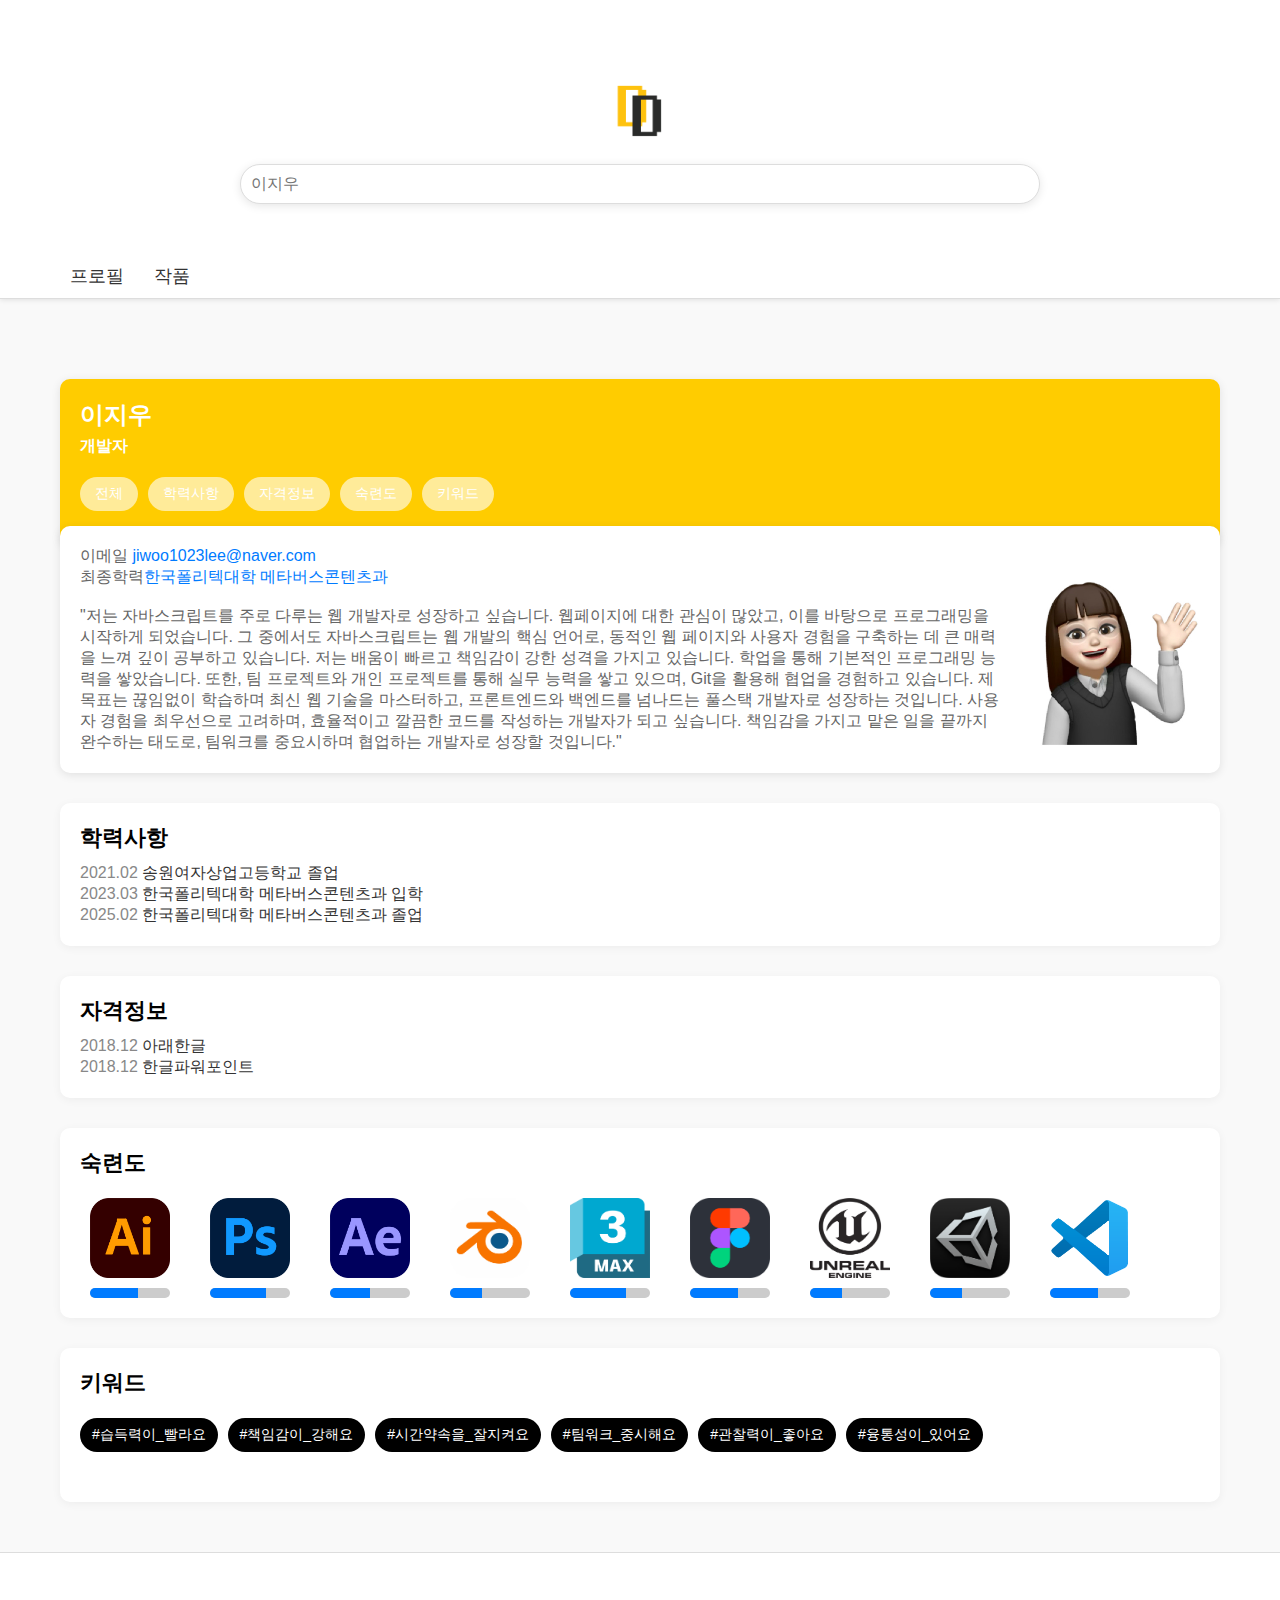
<file: index.html>
<!DOCTYPE html>
<html lang = "ko">
    <head> 
        <meta charset="UTF-8"> <!--인코딩 방식: 세계 표준 인코딩 방식-->
        <meta http-equiv="X-UA-Compatible" content="IE=edge"> <!--익스플로러를 이용한다면 최신 버전 엣지로 화면 보여줌--> 
        <meta name="viewport" content="width=device-width, inital-scale=1.0"> <!--디바이스 종류별로 화면 출력 방식 지정-->
        <!--viewport가 있어야 반응형 웹 페이지 제작할 때 모바일 화면에 결과물 출력이 가능-->
        <title>JIWOO PROFILE</title>
        <link rel="stylesheet" href="css/style.css">
    </head>

    <body>
        <div id = "Wrap">
            <!--상위 백그라운드-->
            <div id = "header">
                <div class = "logo">
                    <a href = "index.html"><img src = "images/logo.png" alt = "로고"></a>
                </div>
                <!--서치 박스 안에 이지우 텍스트-->
                <div class = "search">
                    <input type="text" placeholder="이지우" id="search-bar">
                </div>

                <!--프로필, 작품 버튼 부분 백그라운드-->
                <div class = "menu">
                    <!--프로필, 작품 버튼-->
                    <ul class = "sidemenu">
                        <li><a href = "index.html">프로필</a></li>
                        <li><a href = "work.html">작품</a></li>
                    </ul>
                </div>
            </div>
            
            <!--중간 프로필-->
            <div id = "container">
                <!--프로필 백그라운드-->
                <div id="profile" class = "profile">
                    <!--가운데로 오는 프로필 박스(노란색)-->
                    <div class="profile-box">
                        <div class="profile-header">
                            <h3>이지우</h3>
                            <h4>개발자</h4>
                        </div>
                         <!-- 버튼들 -->
                        <ul class = "button">
                            <li><a href = "#">전체</a></li>
                            <li><a href = "#education">학력사항</a></li>
                            <li><a href = "#license">자격정보</a></li>
                            <li><a href = "#skills">숙련도</a></li>
                            <li><a href = "#keywords">키워드</a></li>
                        </ul>
                    </div>
                    <!-- 프로필 정보 -->
                    <div class="profile-content">
                        <ul class="info-text">
                            <li>이메일 ㅤㅤ<span>jiwoo1023lee@naver.com</span></li>
                            <li>최종학력ㅤ<span>한국폴리텍대학 메타버스콘텐츠과</span></li>
                            <br>
                            <li>"저는 자바스크립트를 주로 다루는 웹 개발자로 성장하고 싶습니다. 웹페이지에 대한 관심이 많았고, 이를 바탕으로 프로그래밍을 시작하게 되었습니다. 그 중에서도 자바스크립트는 웹 개발의 핵심 언어로, 동적인 웹 페이지와 사용자 경험을 구축하는 데 큰 매력을 느껴 깊이 공부하고 있습니다.

                                저는 배움이 빠르고 책임감이 강한 성격을 가지고 있습니다. 학업을 통해 기본적인 프로그래밍 능력을 쌓았습니다. 또한, 팀 프로젝트와 개인 프로젝트를 통해 실무 능력을 쌓고 있으며, Git을 활용해 협업을 경험하고 있습니다.
                                
                                제 목표는 끊임없이 학습하며 최신 웹 기술을 마스터하고, 프론트엔드와 백엔드를 넘나드는 풀스택 개발자로 성장하는 것입니다. 사용자 경험을 최우선으로 고려하며, 효율적이고 깔끔한 코드를 작성하는 개발자가 되고 싶습니다. 책임감을 가지고 맡은 일을 끝까지 완수하는 태도로, 팀워크를 중요시하며 협업하는 개발자로 성장할 것입니다."</li>
                        </ul>
                        <div class="photo">
                            <img src = "images/Jiwoo4.png" alt = "프로필">
                        </div>
                    </div>
                </div>


                <!--학력사항-->
                <div id="education" class="box">
                    <h3>학력사항</h3>
                    <p><span>2021.02</span> 송원여자상업고등학교 졸업</p>
                    <p><span>2023.03</span> 한국폴리텍대학 메타버스콘텐츠과 입학</p>
                    <p><span>2025.02</span> 한국폴리텍대학 메타버스콘텐츠과 졸업</p>
                </div>

                <!-- 자격정보 -->
                <div id="license" class="box">
                    <h3>자격정보</h3>
                    <p><span>2018.12</span> 아래한글</p>
                    <p><span>2018.12</span> 한글파워포인트</p>
                </div>

                <!-- 숙련도 -->
                <div id="skills" class="box">
                    <h3>숙련도</h3>
                    <div class="skills-container">
                        <!-- 어도비 일러스트 -->
                        <div class="skill-item">
                            <img src="images/Illustrator_2D.png" alt="어도비 일러스트" class="skill-icon">
                            <div class="skill-bar">
                                <div class="skill-progress" style="width: 60%;"></div>
                            </div>
                        </div>
                        <!-- 어도비 포토샵 -->
                        <div class="skill-item">
                            <img src="images/Photoshop_2D.png" alt="어도비 포토샵" class="skill-icon">
                            <div class="skill-bar">
                                <div class="skill-progress" style="width: 70%;"></div>
                            </div>
                        </div>
                        <!-- 어도비 애프터이펙트 -->
                        <div class="skill-item">
                            <img src="images/Aftereffect_2D.png" alt="어도비 애프터이펙트" class="skill-icon">
                            <div class="skill-bar">
                                <div class="skill-progress" style="width: 50%;"></div>
                            </div>
                        </div>
                        <!-- 블렌더 -->
                        <div class="skill-item">
                            <img src="images/2D_Blender.png" alt="블렌더" class="skill-icon">
                            <div class="skill-bar">
                                <div class="skill-progress" style="width: 40%;"></div>
                            </div>
                        </div>
                        <!-- 3D Max -->
                        <div class="skill-item">
                            <img src="images/2D_3dsMAX.png" alt="3D Max" class="skill-icon">
                            <div class="skill-bar">
                                <div class="skill-progress" style="width: 70%;"></div>
                            </div>
                        </div>
                        <!-- 피그마 -->
                        <div class="skill-item">
                            <img src="images/2D_Figma.png" alt="피그마" class="skill-icon">
                            <div class="skill-bar">
                                <div class="skill-progress" style="width: 60%;"></div>
                            </div>
                        </div>
                        <!-- 언리얼 -->
                        <div class="skill-item">
                            <img src="images/unreal.png" alt="언리얼" class="skill-icon">
                            <div class="skill-bar">
                                <div class="skill-progress" style="width: 40%;"></div>
                            </div>
                        </div>
                        <!-- 유니티 -->
                        <div class="skill-item">
                            <img src="images/unity.png" alt="유니티" class="skill-icon">
                            <div class="skill-bar">
                                <div class="skill-progress" style="width: 40%;"></div>
                            </div>
                        </div>
                        <!-- 비주얼 스튜디오 -->
                        <div class="skill-item">
                            <img src="images/visualstudio.png" alt="비주얼 스튜디오" class="skill-icon">
                            <div class="skill-bar">
                                <div class="skill-progress" style="width: 60%;"></div>
                            </div>
                        </div>
                    </div>
                </div>

                <!-- 키워드 -->
                <div id="keywords" class="box">
                    <h3>키워드</h3>
                    <div class="keyword-container">
                        <span class="keyword-box">#습득력이_빨라요</span>
                        <span class="keyword-box">#책임감이_강해요</span>
                        <span class="keyword-box">#시간약속을_잘지켜요</span>
                        <span class="keyword-box">#팀워크_중시해요</span>
                        <span class="keyword-box">#관찰력이_좋아요</span>
                        <span class="keyword-box">#융통성이_있어요</span>
                    </div>
                </div>
            </div>
            

            <div id = "footer">

            </div>
        </div>

        <script>
             // Smooth scroll for anchor links
            document.querySelectorAll('a[href^="#"]').forEach(anchor => {
                anchor.addEventListener('click', function (e) {
                    e.preventDefault();
                    document.querySelector(this.getAttribute('href')).scrollIntoView({
                        behavior: 'smooth'
                    });
                });
            });
        </script>

    </body>
</html>
</file>
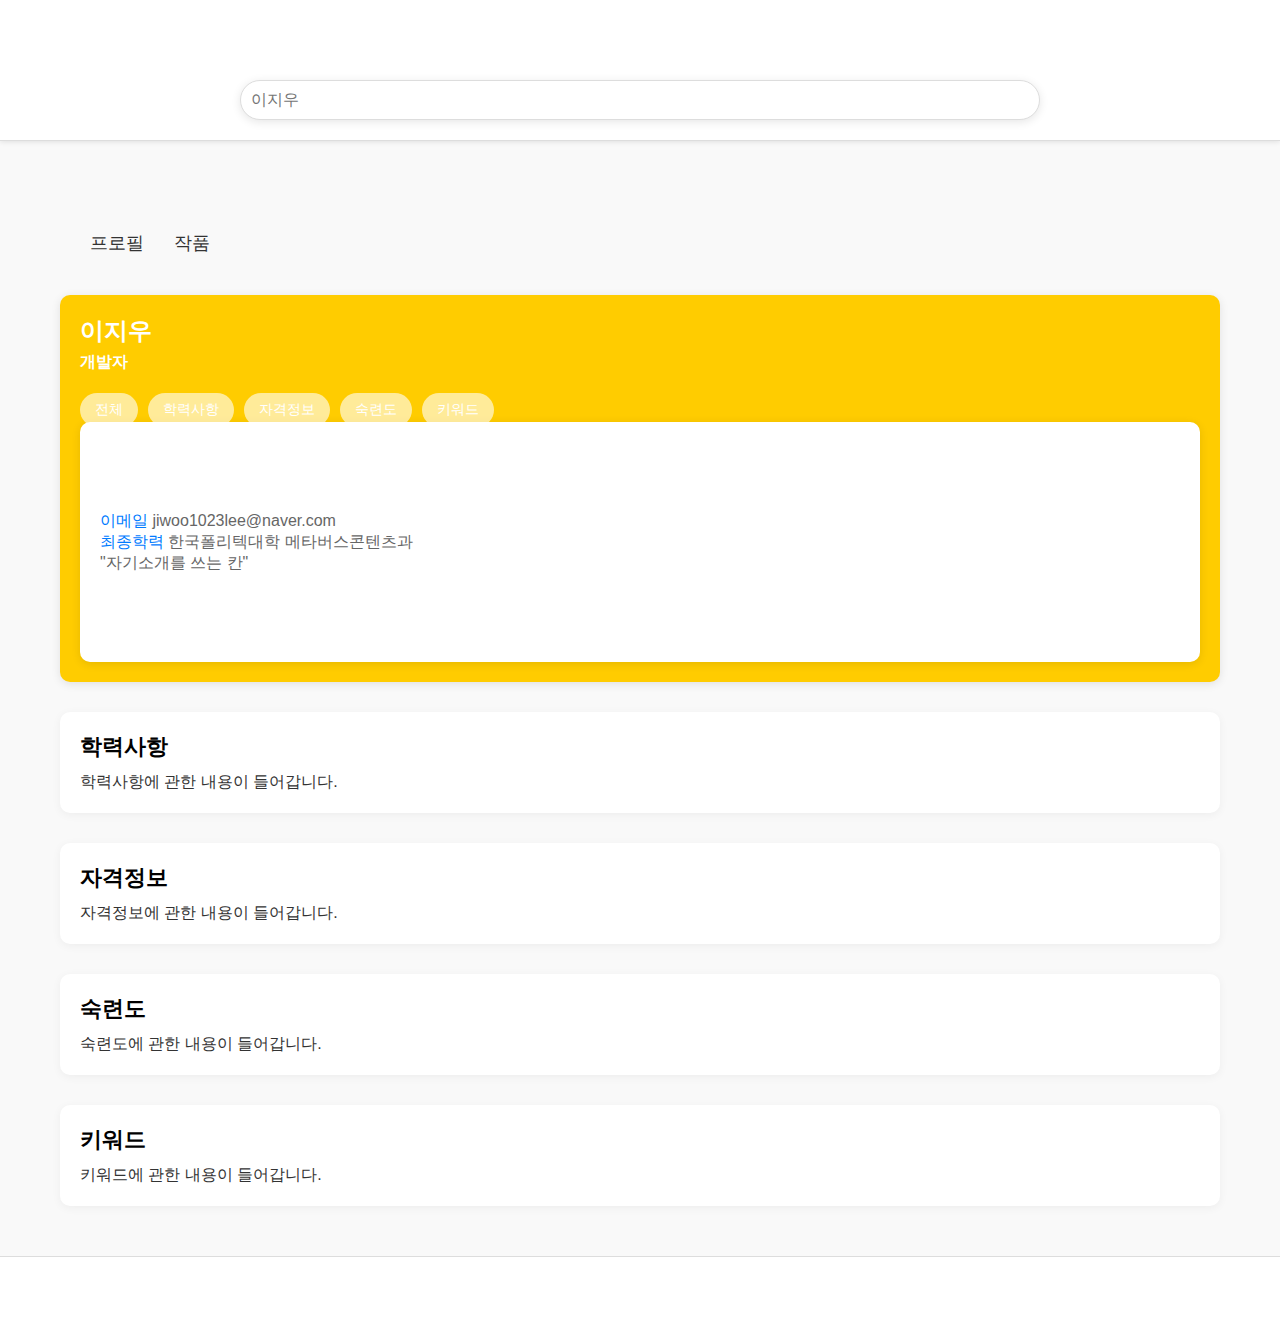
<file: profile.html>
<!DOCTYPE html>
<html lang = "ko">
    <head> 
        <meta charset="UTF-8"> <!--인코딩 방식: 세계 표준 인코딩 방식-->
        <meta http-equiv="X-UA-Compatible" content="IE=edge"> <!--익스플로러를 이용한다면 최신 버전 엣지로 화면 보여줌--> 
        <meta name="viewport" content="width=device-width, inital-scale=1.0"> <!--디바이스 종류별로 화면 출력 방식 지정-->
        <!--viewport가 있어야 반응형 웹 페이지 제작할 때 모바일 화면에 결과물 출력이 가능-->
        <title>JIWOO PROFILE</title>
        <link rel="stylesheet" href="css/style.css">
    </head>

    <body>
        <div id = "Wrap">
            <!--상위 백그라운드-->
            <div id = "header">
                <!--서치 박스 안에 이지우 텍스트-->
                <div class = "search">
                    <input type="text" placeholder="이지우" id="search-bar">
                </div>
            </div>

            <!--중간 프로필-->
            <div id = "container">
                <!--프로필, 작품 버튼 부분 백그라운드-->
                <div class = "menu">
                    <!--프로필, 작품 버튼-->
                    <ul class = "sidemenu">
                        <li><a href = "#">프로필</a></li>
                        <li><a href = "work.html">작품</a></li>
                    </ul>
                </div>

                <!--프로필 백그라운드-->
                <div id="profile" class = "profile">
                    <!--가운데로 오는 프로필 박스(노란색)-->
                    <div class="profile-box">
                        <div class="profile-header">
                            <h3>이지우</h3>
                            <h4>개발자</h4>
                        </div>
                         <!-- 버튼들 -->
                        <ul class = "button">
                            <li><a href = "#">전체</a></li>
                            <li><a href = "#education">학력사항</a></li>
                            <li><a href = "#license">자격정보</a></li>
                            <li><a href = "#skills">숙련도</a></li>
                            <li><a href = "#keywords">키워드</a></li>
                        </ul>
                        <!-- 프로필 정보 -->
                        <div class="profile-content">
                            <ul class="info-text">
                                <li><span>이메일 </span>jiwoo1023lee@naver.com</li>
                                <li><span>최종학력 </span>한국폴리텍대학 메타버스콘텐츠과</li>
                                <li>"자기소개를 쓰는 칸"</li>
                            </ul>
                            <div class="photo">
                            
                            </div>
                        </div>
                    </div>
                </div>


            <!--학력사항-->
            <div id="education" class="box">
                <h3>학력사항</h3>
                <p>학력사항에 관한 내용이 들어갑니다.</p>
            </div>

            <!-- 자격정보 -->
            <div id="license" class="box">
                <h3>자격정보</h3>
                <p>자격정보에 관한 내용이 들어갑니다.</p>
            </div>

            <!-- 숙련도 -->
            <div id="skills" class="box">
                <h3>숙련도</h3>
                <p>숙련도에 관한 내용이 들어갑니다.</p>
            </div>

            <!-- 키워드 -->
            <div id="keywords" class="box">
                <h3>키워드</h3>
                <p>키워드에 관한 내용이 들어갑니다.</p>
            </div>
        </div>
            

            <div id = "footer">

            </div>
        </div>

        <script>
             // Smooth scroll for anchor links
            document.querySelectorAll('a[href^="#"]').forEach(anchor => {
                anchor.addEventListener('click', function (e) {
                    e.preventDefault();
                    document.querySelector(this.getAttribute('href')).scrollIntoView({
                        behavior: 'smooth'
                    });
                });
            });
        </script>

    </body>
</html>
</file>
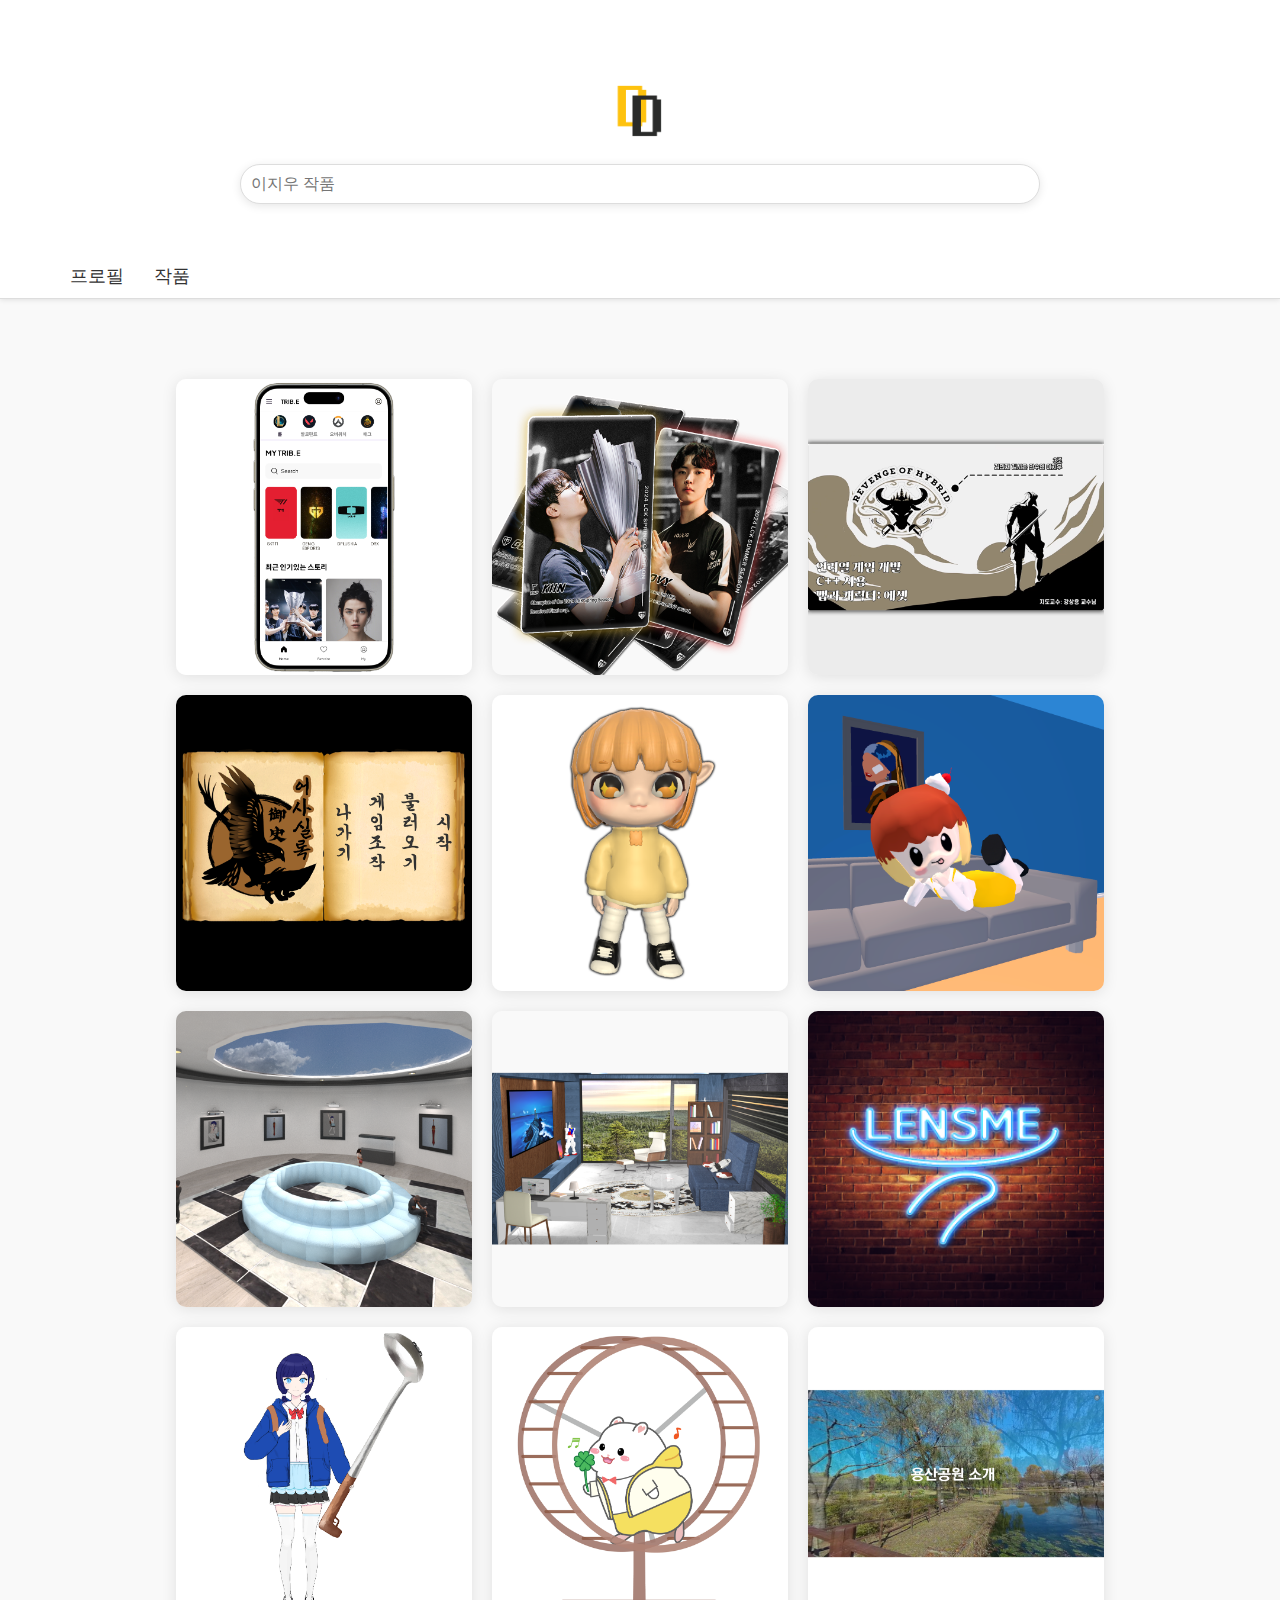
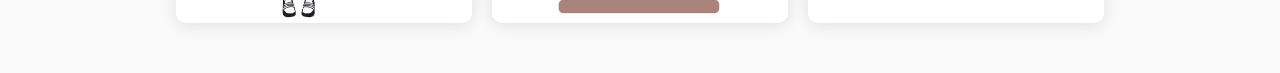
<file: work.html>
<!DOCTYPE html>
<html lang="ko">
<head>
    <meta charset="UTF-8">
    <meta http-equiv="X-UA-Compatible" content="IE=edge">
    <meta name="viewport" content="width=device-width, initial-scale=1.0">
    <title>작품 - 이지우 포트폴리오</title>
    <link rel="stylesheet" href="css/work-style.css">
</head>
<body>
    <div id = "Wrap">
        <!--상위 백그라운드-->
        <div id = "header">
            <div class = "logo">
                <a href = "index.html"><img src = "images/logo.png" alt = "로고"></a>
            </div>
            <!--서치 박스 안에 이지우 텍스트-->
            <div class = "search">
                <input type="text" placeholder="이지우 작품" id="search-bar">
            </div>

            <!--프로필, 작품 버튼 부분 백그라운드-->
            <div class = "menu">
                <!--프로필, 작품 버튼-->
                <ul class = "sidemenu">
                    <li><a href = "index.html">프로필</a></li>
                    <li><a href = "work.html">작품</a></li>
                </ul>
            </div>
        </div>

        <div id = "container">
            <!-- 작품 갤러리 -->
            <div id="work-gallery">
                <div class="gallery">
                    <div class="work-image" onclick="openModal(0)">
                        <img src="images/Work_UIUX.png" alt="작품1">
                    </div>
                    <div class="work-image" onclick="openModal(1)">
                        <img src="images/Work_cards.png" alt="작품2">
                    </div>
                    <div class="work-image" onclick="openModal(2)">
                        <img src="images/Work_unreal1.png" alt="작품3">
                    </div>
                    <div class="work-image" onclick="openModal(3)">
                        <img src="images/Work_unreal2.png" alt="작품4">
                    </div>
                    <div class="work-image" onclick="openModal(4)">
                        <img src="images/Work_miso.png" alt="작품5">
                    </div>
                    <div class="work-image" onclick="openModal(5)">
                        <img src="images/Work_puding.png" alt="작품6">
                    </div>
                    <div class="work-image" onclick="openModal(6)">
                        <img src="images/Work_3Dspace.png" alt="작품7">
                    </div>
                    <div class="work-image" onclick="openModal(7)">
                        <img src="images/Work_3Droom.png" alt="작품8">
                    </div>
                    <div class="work-image" onclick="openModal(8)">
                        <img src="images/Work_lensme.png" alt="작품9">
                    </div>
                    <div class="work-image" onclick="openModal(9)">
                        <img src="images/Work_aji.png" alt="작품10">
                    </div>
                    <div class="work-image" onclick="openModal(10)">
                        <img src="images/Work_hamster.png" alt="작품11">
                    </div>
                    <div class="work-image" onclick="openModal(11)">
                        <img src="images/Work_video.png" alt="작품12">
                    </div>
                </div>
            </div>

            <!-- 모달 팝업 -->
            <div class="modal">
                <div class="modal-content">
                    <div class="modal-header">
                        <h1></h1>
                        <p></p>
                        <div class="icons"></div> <!-- 사용 앱 아이콘 표시 -->
                        <button class="close-button">&times;</button>
                    </div>
                    <hr />
                    <div class="modal-body">
                        <p class="description"></p> <!-- 작품 설명 -->
                        <div class="extra-images"></div> <!-- 추가 이미지 섹션 -->
                    </div>
                </div>
            </div>
        </div>

        <div id="footer"></div>
    </div>

    <script src="js/slider.js"></script>
</body>
</html>
</file>
<file: css/style.css>
@charset "utf-8";

/* reset */
* {
    margin: 0;
    padding: 0;
    box-sizing: border-box;
}

body {
    font-family: Arial, sans-serif;
    background-color: #f9f9f9;
}

ul, ol, li {
    list-style: none; 
}

a { 
    text-decoration: none; 
}

#wrap {
    max-width: 800px;
    margin: 20px auto;
    padding: 10px;
}

#header { 
    display: flex;
    flex-direction: column; /* 세로로 배치 */
    justify-content: flex-start; /* 세로축 시작 위치로 설정 */
    align-items: center; /* 전체 항목을 가운데 정렬 */
    padding: 20px;
    background-color: #fff;
    border-bottom: 1px solid #ddd;
    box-shadow: 0 1px 5px rgba(0, 0, 0, 0.1);
    padding-top: 80px;
    padding-bottom: 0px !important;
}

#header .logo {
    margin-bottom: 20PX;
}

#header .logo img {
    height: 60px; /* 로고 크기 조정 */
}

#header .search {
    display: flex;
    justify-content: center; /* 서치바를 가운데 정렬 */
    margin-bottom: 20px; /* 아래쪽 간격 추가 */
}

#header .search input { 
    width: 800px;
    padding: 10px;
    font-size: 16px;
    border: 1px solid #ddd;
    border-radius: 20px;
    outline: none;
    box-shadow: 0 2px 10px rgba(0, 0, 0, 0.1);
}

#header .search input:focus {
    border-color: #0066ff;
}

/* 메뉴 설정 */
.menu { 
    width: 100%;
    max-width: 1200px;
    margin-bottom: 0px !important;
    margin: 30px auto;
    padding: 0px 20px 0px 20px;
}

.menu .sidemenu { 
    display: flex; 
    justify-content: flex-start; 
    padding: 10px; 
}

.menu .sidemenu li { 
    font-size: 18px;
    margin-right: 30px;
}

.menu .sidemenu li a { 
    color: #333;
}

.menu .sidemenu li a:hover { 
    text-decoration: underline; 
    color: #000; 
}

/* Container for profile and sections */
#container { 
    width: 100%;
    max-width: 1200px;
    margin: 30px auto;
    padding: 20px;
}


/* 프로필 */
.profile {
    margin-top: 30px;
}

.profile .profile-box {
    background-color: #ffcc00;
    border-radius: 10px;
    overflow: hidden;
    padding: 20px;
    box-shadow: 0 2px 10px rgba(0, 0, 0, 0.1);
    /* flex-direction: column; */
    width: 100%; /* profile-content와 동일한 가로 크기 */
    margin-bottom: 0; /* 기존의 margin-bottom을 0으로 설정 */
}

/*이름과 버튼 부분*/
.profile .profile-header {
    margin-bottom: 20px;
}

.profile-header h3 {
    font-size: 24px;
    color: #fff;
    margin-bottom: 5px;
}

.profile-header h4 {
    font-size: 16px;
    color: #fff;
}

.profile .profile-box .button {
    display: flex;
    margin: 15px 0;
}

.profile .profile-box .button li {
    margin-right: 10px;
}

.profile .profile-box .button li a {
    display: block;
    background-color: rgba(255, 255, 255, 0.6);
    color: #fff;
    padding: 8px 15px;
    border-radius: 20px;
    text-align: center;
    font-size: 14px;
    transition: background-color 0.3s, color 0.3s;
}

.profile .profile-box .button li a:hover {
    background-color: #fff;
    color: #ffcc00;
}


.profile-content {
    display: flex;
    background-color: #fff;
    border-radius: 10px;
    padding: 20px;
    align-items: center;
    margin-top: -20px;
    width: 100%; /* profile-box와 동일한 가로 크기 */
    box-shadow: 0 2px 10px rgba(0, 0, 0, 0.1);
}

.info-text {
    flex: 1; /* 이메일, 최종학력, 자기소개를 왼쪽에 배치 */
    color: #666; /* 기본 텍스트색 */
}

.info-text ul {
    list-style: none;
    line-height: 1.8;
}

.info-text li span {
    color: #007bff !important; /* 이메일과 최종학력 텍스트를 회색으로 */
}

.photo {
    width: 180x;
    height: 200px;
    background-color: #ddd;
    border-radius: 10px;
    margin-left: 40px; /* 내용과 사진 사이 여백 */
    flex-shrink: 0; /* 사진 크기를 유지 */
    align-self: flex-start; /* 사진을 박스의 오른쪽 위에 고정 */
}

.photo img {
    width: 100%;
    height: 100%;
    object-fit: cover;
}

/* Box sections styling */
.box {
    margin-top: 30px;
    background-color: #fff;
    border-radius: 10px;
    padding: 20px;
    box-shadow: 0 2px 10px rgba(0, 0, 0, 0.05);
}

.box h3 {
    font-size: 22px;
    color: #000;
    margin-bottom: 10px;
}

.box p {
    color: #333;
}

.box p span {
    color: #888;
}

/* 숙련도 컨테이너 스타일 */
.skills-container {
    display: flex;
    flex-wrap: wrap; /* 한 줄에 다 들어가지 않으면 다음 줄로 이동 */
    gap: 20px; /* 아이템 간 간격 */
    margin-top: 20px;
}

/* 개별 숙련도 아이템 */
.skill-item {
    display: flex;
    flex-direction: column; /* 세로 배치 */
    align-items: center; /* 가운데 정렬 */
    width: 100px; /* 고정된 폭 */
}

/* 아이콘 스타일 */
.skill-icon {
    width: 80px;
    height: 80px; /* 정사각형 크기 */
    margin-bottom: 10px; /* 아이콘과 게이지 간 간격 */
}

/* 숙련도 바 컨테이너 */
.skill-bar {
    display: flex;
    width: 80px;
    height: 10px;
    background-color: #ccc; /* 회색 배경 */
    border-radius: 5px; /* 둥근 모서리 */
    overflow: hidden; /* 경계선 안으로 내용 제한 */
}

/* 숙련도 진행 바 */
.skill-progress {
    background-color: #007bff; /* 파란색 진행 바 */
    height: 100%;
    transition: width 0.3s ease; /* 부드러운 애니메이션 */
}


/* 키워드 박스 스타일 */
.keyword-container {
    display: flex;
    flex-wrap: wrap; /* 키워드가 넘치면 다음 줄로 이동 */
    gap: 10px; /* 키워드 간 간격 */
    margin-bottom: 30px;
}

.keyword-box {
    margin-top: 10px;
    background-color: black; /* 박스 색상 */
    color: white; /* 글씨 색상 */
    padding: 8px 12px; /* 안쪽 여백 */
    border-radius: 20px; /* 둥근 모서리 */
    font-size: 14px; /* 글씨 크기 */
    text-align: center; /* 텍스트 정렬 */
    white-space: nowrap; /* 텍스트가 잘리지 않도록 */
}

#footer {
    width: 100%;
    height: 80px;
    background-color: #fff;
    text-align: center;
    padding-top: 30px;
    border-top: 1px solid #ddd;
}
</file>
<file: css/work-style.css>
@charset "utf-8";

/* reset */
* {
    margin: 0;
    padding: 0;
    box-sizing: border-box;
}

body {
    font-family: Arial, sans-serif;
    background-color: #f9f9f9;
}

ul, ol, li {
    list-style: none;
}

a {
    text-decoration: none;
}

/* 기본 레이아웃 */
#wrap {
    max-width: 800px;
    margin: 20px auto;
    padding: 10px;
}

#header { 
    display: flex;
    flex-direction: column; /* 세로로 배치 */
    justify-content: flex-start; /* 세로축 시작 위치로 설정 */
    align-items: center; /* 전체 항목을 가운데 정렬 */
    padding: 20px;
    background-color: #fff;
    border-bottom: 1px solid #ddd;
    box-shadow: 0 1px 5px rgba(0, 0, 0, 0.1);
    padding-top: 80px;
    padding-bottom: 0px !important;
}

#header .logo {
    margin-bottom: 20PX;
}

#header .logo img {
    height: 60px; /* 로고 크기 조정 */
}

#header .search {
    display: flex;
    justify-content: center; /* 서치바를 가운데 정렬 */
    margin-bottom: 20px; /* 아래쪽 간격 추가 */
}

#header .search input { 
    width: 800px;
    padding: 10px;
    font-size: 16px;
    border: 1px solid #ddd;
    border-radius: 20px;
    outline: none;
    box-shadow: 0 2px 10px rgba(0, 0, 0, 0.1);
}

#header .search input:focus {
    border-color: #0066ff;
}

/* Container for profile and sections */
#container { 
    width: 100%;
    max-width: 1200px;
    margin: 30px auto;
    padding: 20px;
}

/* 메뉴 설정 */
.menu { 
    width: 100%;
    max-width: 1200px;
    margin-bottom: 0px !important;
    margin: 30px auto;
    padding: 0px 20px 0px 20px;
}

.menu .sidemenu { 
    display: flex; 
    justify-content: flex-start; 
    padding: 10px; 
}

.menu .sidemenu li { 
    font-size: 18px;
    margin-right: 30px;
}

.menu .sidemenu li a { 
    color: #333;
}

.menu .sidemenu li a:hover { 
    text-decoration: underline; 
    color: #000; 
}

/* Container for profile and sections */
#container { 
    width: 100%;
    max-width: 1200px;
    margin: 30px auto;
    padding: 20px;
}

/* 작품 갤러리 */
#work-gallery {
    margin-top: 30px;
    text-align: center;
    padding: 0 10%; /* 양옆 여백 추가 */
}

/* 갤러리 */
.gallery {
    display: grid;
    grid-template-columns: repeat(3, 1fr);
    gap: 20px;
    margin-top: 20px;
}

.work-image {
    position: relative;
    cursor: pointer;
    overflow: hidden;
    border-radius: 10px;
    box-shadow: 0 2px 15px rgba(0, 0, 0, 0.1);
    width: 100%;
    height: 0;
    padding-bottom: 100%; /* 정사각형 비율 유지 */
}

.work-image img {
    width: 100%;
    height: 100%;
    height: auto; /* 이미지 비율 유지 */
    display: block; /* 올바른 렌더링 */
    object-fit: cover;
    transition: transform 0.3s ease-in-out;
}

.work-image:hover img {
    transform: scale(1.1);
}

/* 모달 팝업 */
.modal {
    display: none; /* 초기에는 숨김 */
    position: fixed;
    top: 0;
    left: 0;
    width: 100%;
    height: 100%;
    background: rgba(0, 0, 0, 0.6);
    display: flex;
    align-items: center;
    justify-content: center;
    z-index: 1000;
  }

/* 모달 팝업 */
.modal-content {
    background: #fff;
    width: 60%;
    max-height: 80%;
    padding: 20px;
    border-radius: 10px;
    overflow-y: auto; /* 내용 스크롤 가능 */
    box-shadow: 0 4px 8px rgba(0, 0, 0, 0.2);
    position: relative;
  }

  /* 헤더 디자인 */
.modal-header h1 {
    font-size: 1.8rem;
    text-align: left;
    margin: 0;
  }
  
  .modal-header p {
    font-size: 1rem;
    text-align: left;
    margin: 5px 0;
  }
  
  .modal-header .close-button {
    position: absolute;
    top: 15px;
    right: 20px;
    background: none;
    border: none;
    font-size: 1.5rem;
    cursor: pointer;
  }

  /* 앱 아이콘 스타일링 수정 */
.modal-header .icons {
    display: flex;
    flex-wrap: wrap;
    justify-content: flex-start;
    margin-top: 10px;
}
  
  /* 구분선 */
  hr {
    margin: 15px 0;
    border: none;
    border-top: 1px solid #ddd;
  }

/* 본문 내용 */
.modal-body {
    text-align: center;
  }
  
  .modal-body p {
    font-size: 1rem;
    line-height: 1.5;
    margin-bottom: 15px;
  }
  
  .modal-body img {
    max-width: 100%;
    height: auto;
    margin: 10px 0;
  }
  
  /* 스크롤바 스타일 */
  .modal-content::-webkit-scrollbar {
    width: 10px;
  }
  
  .modal-content::-webkit-scrollbar-thumb {
    background-color: #ccc;
    border-radius: 5px;
  }
  
  .modal-content::-webkit-scrollbar-track {
    background-color: #f9f9f9;
  }

.modal-gallery {
    display: flex;
    justify-content: center;
    align-items: center;
    position: relative;
    width: 100%;
}

/* 닫기 버튼 */
.close {
    position: absolute;
    top: 10px;
    right: 20px;
    font-size: 30px;
    color: #333;
    cursor: pointer;
}
</file>
